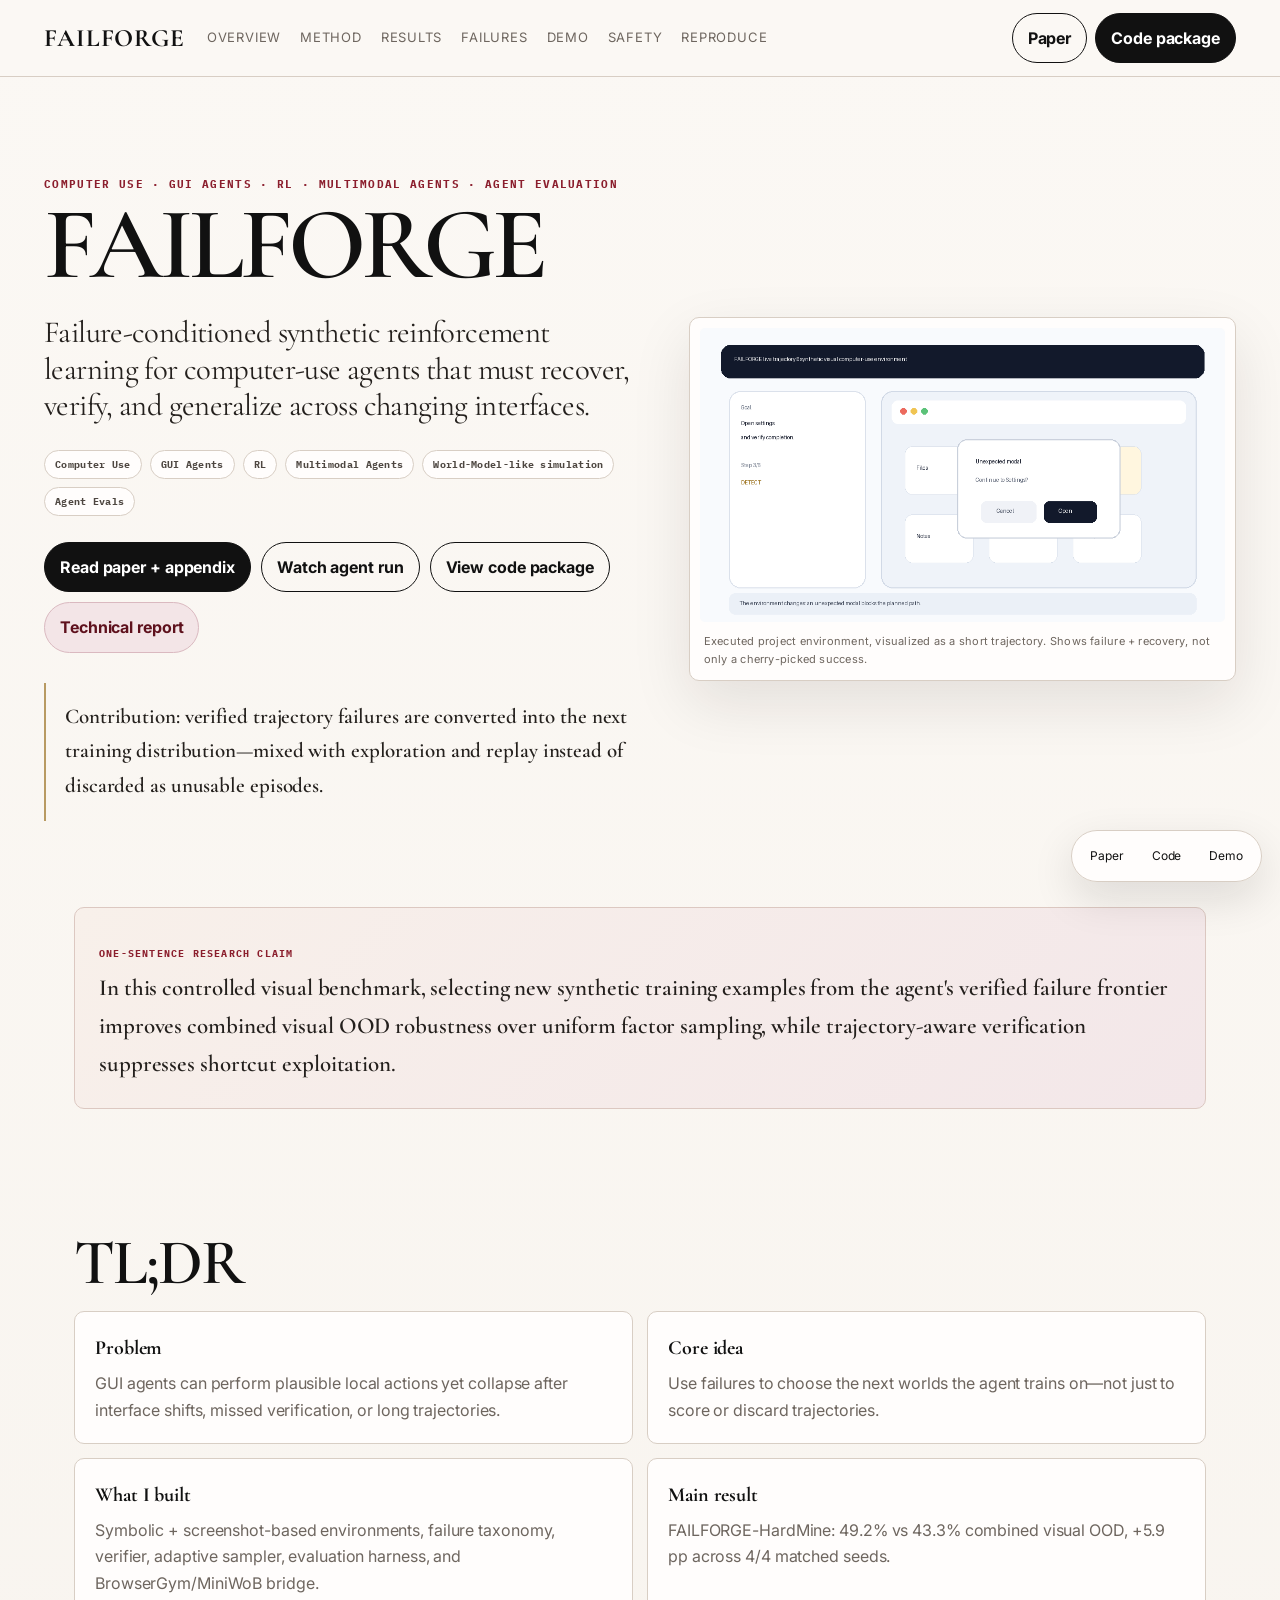
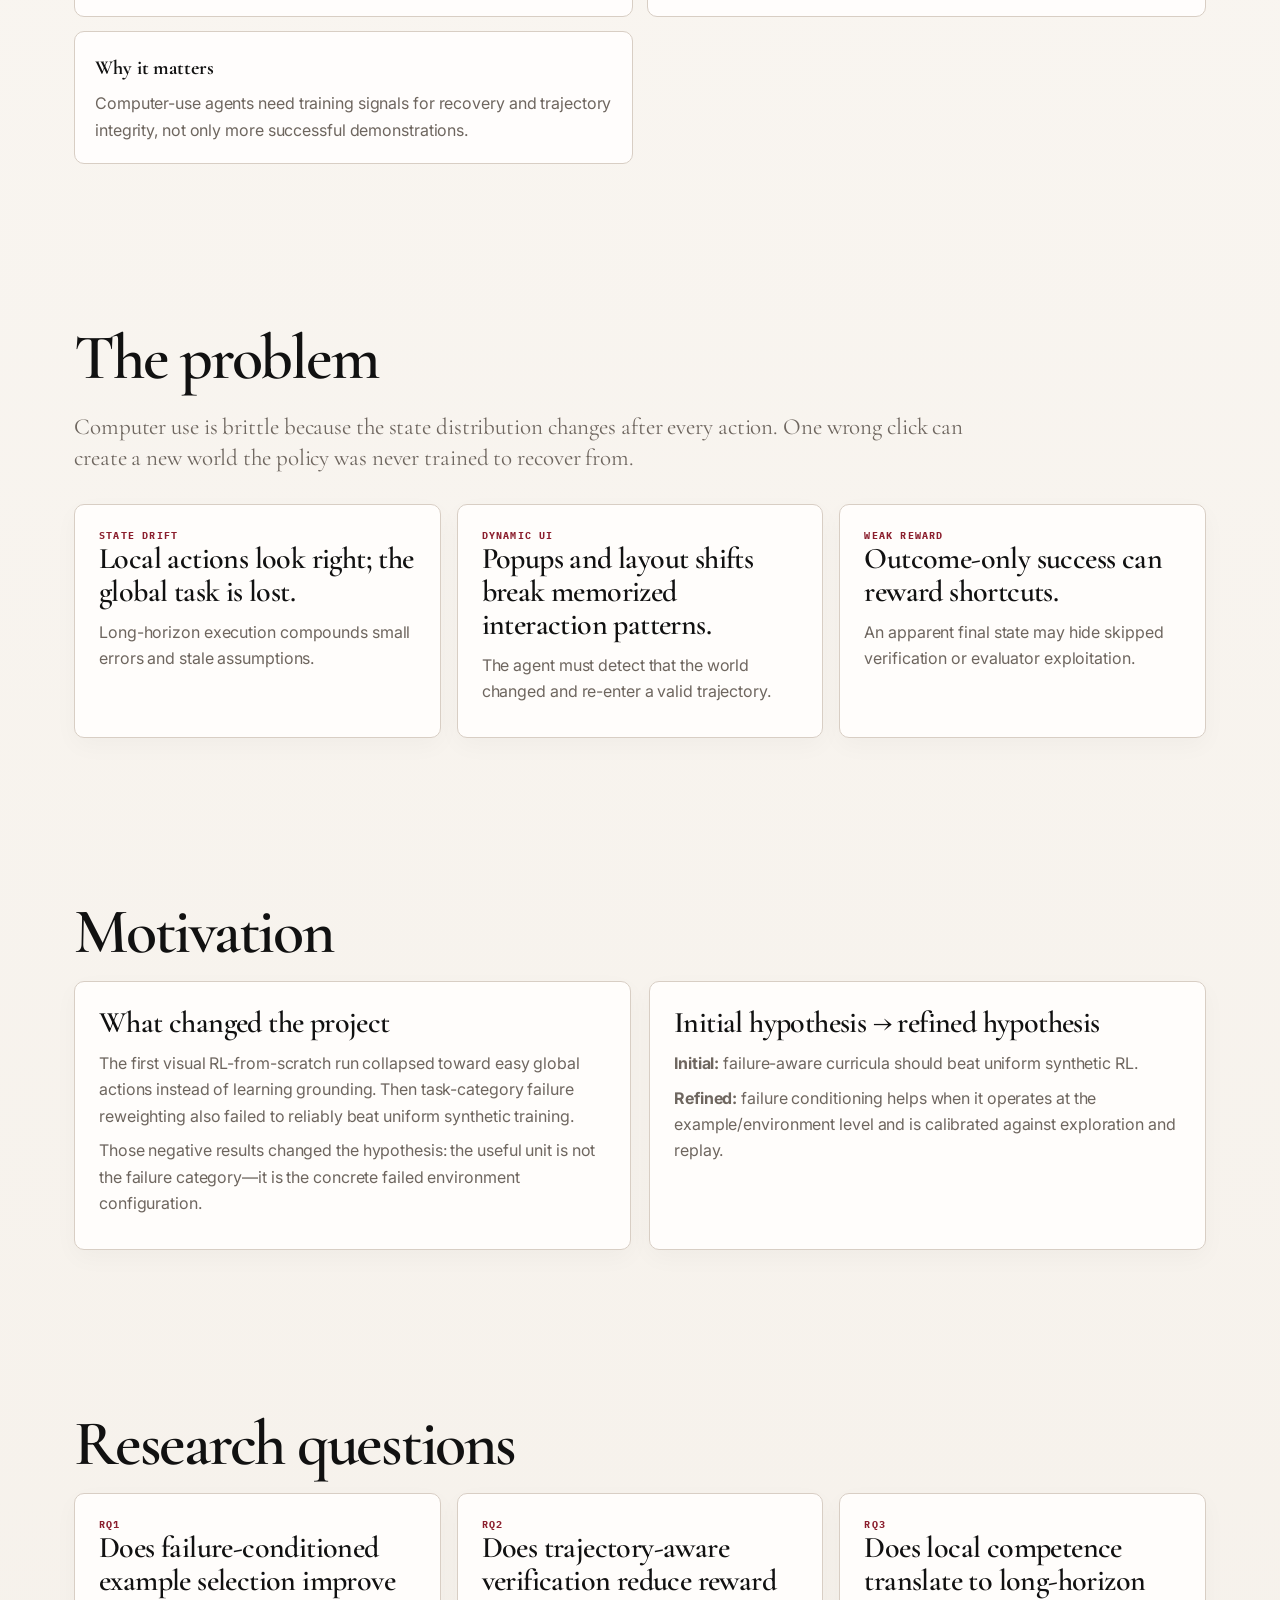
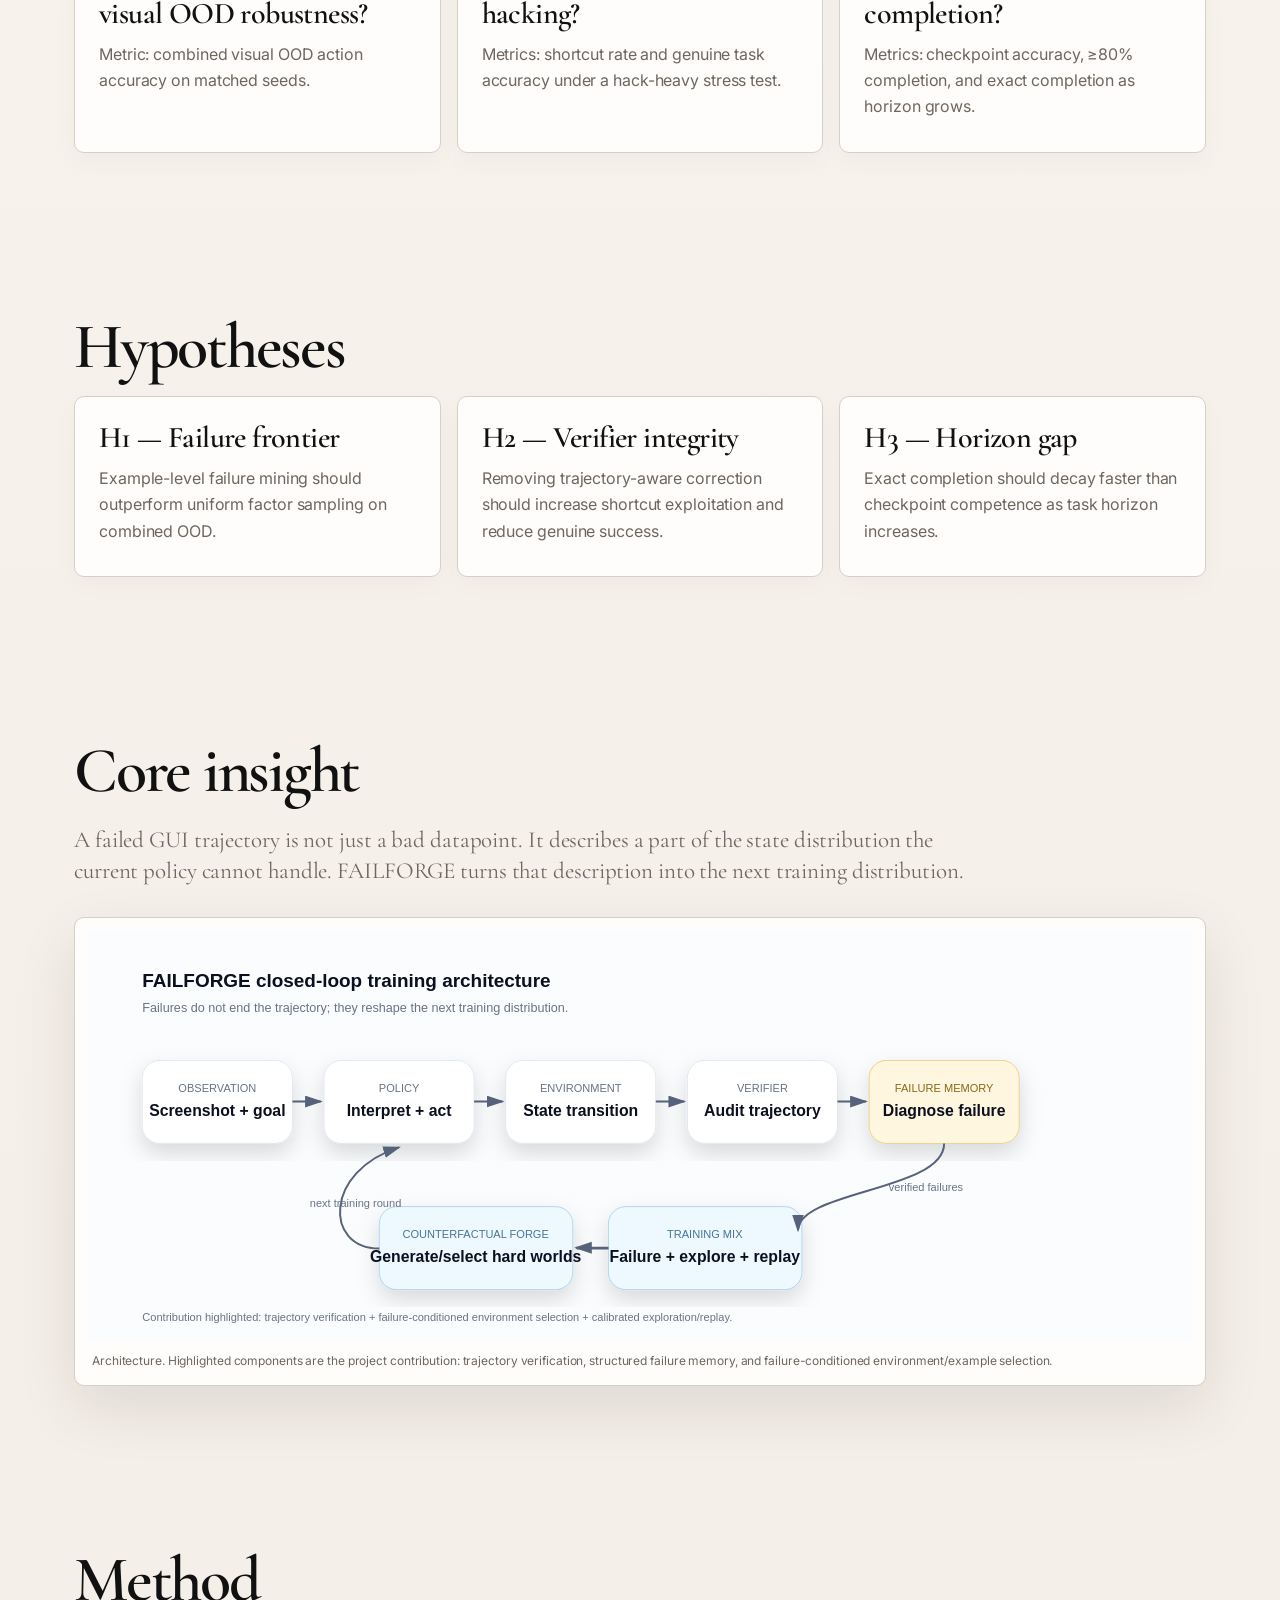
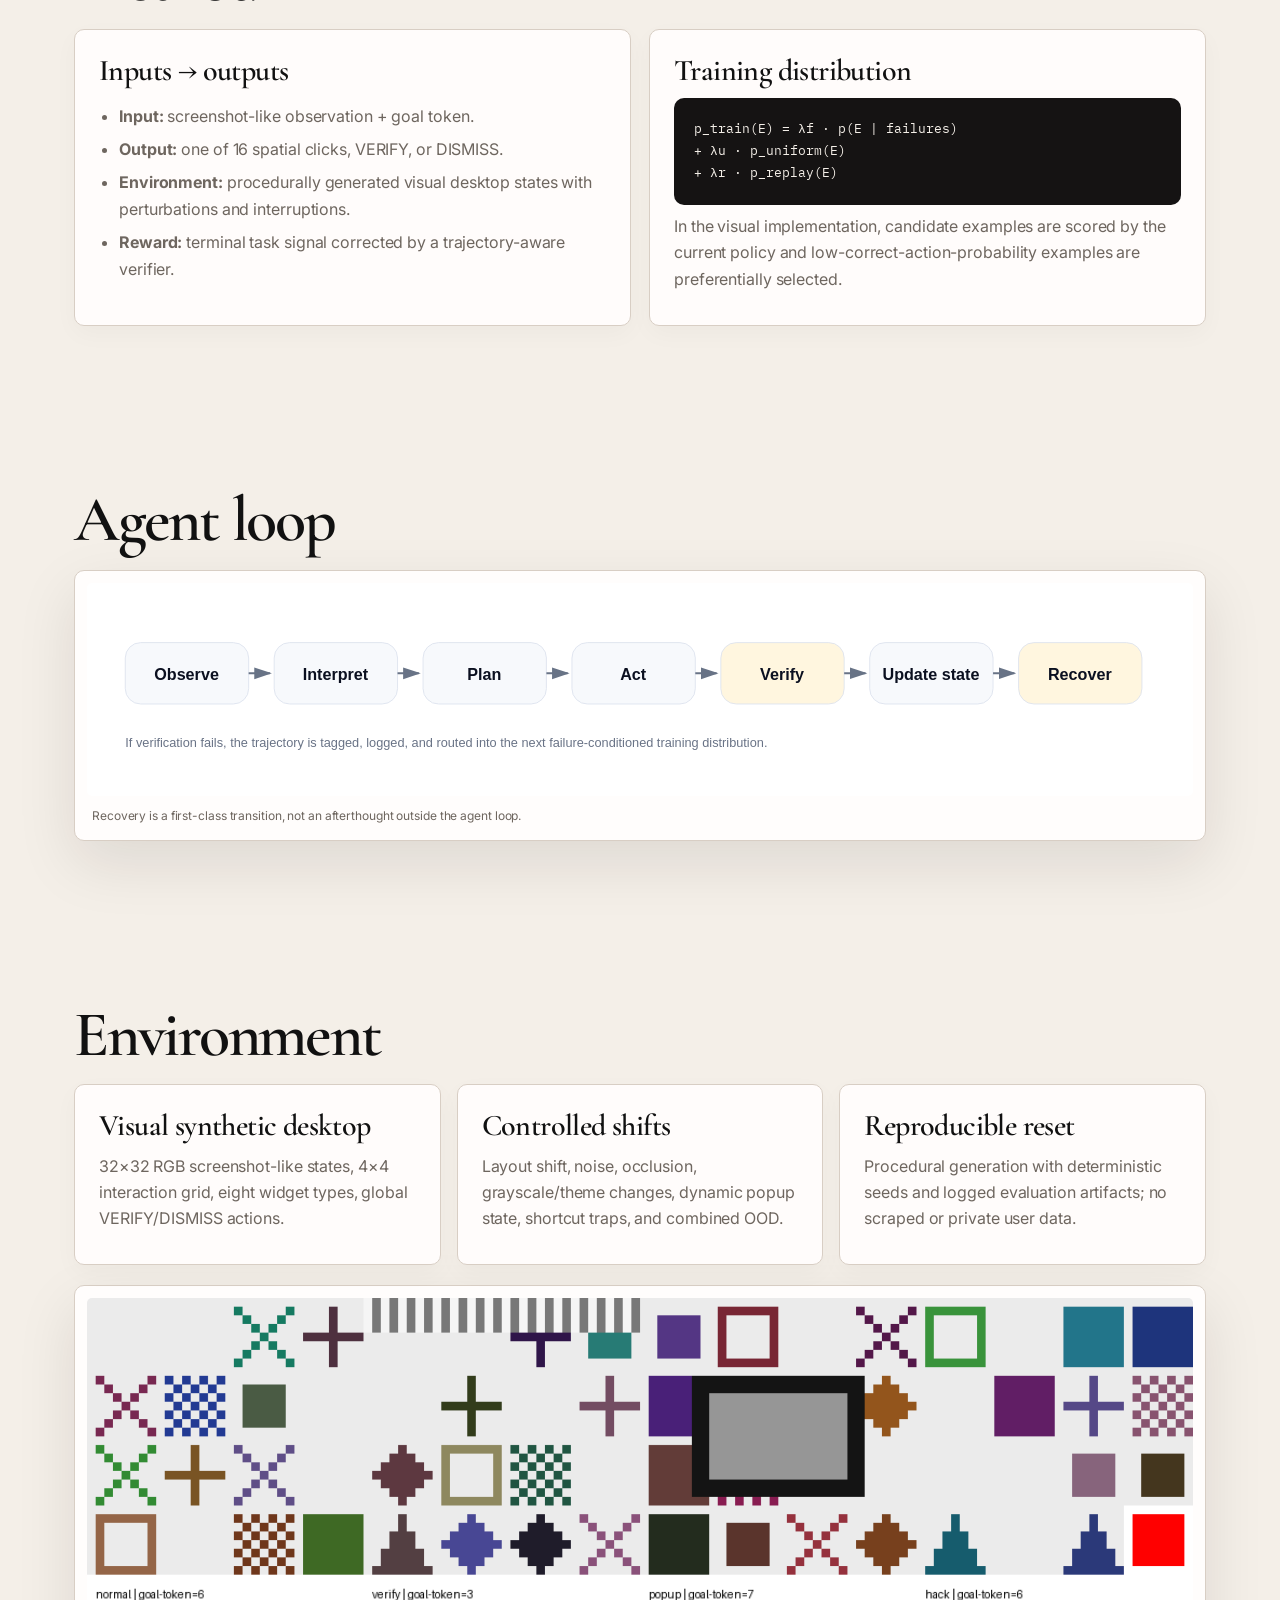
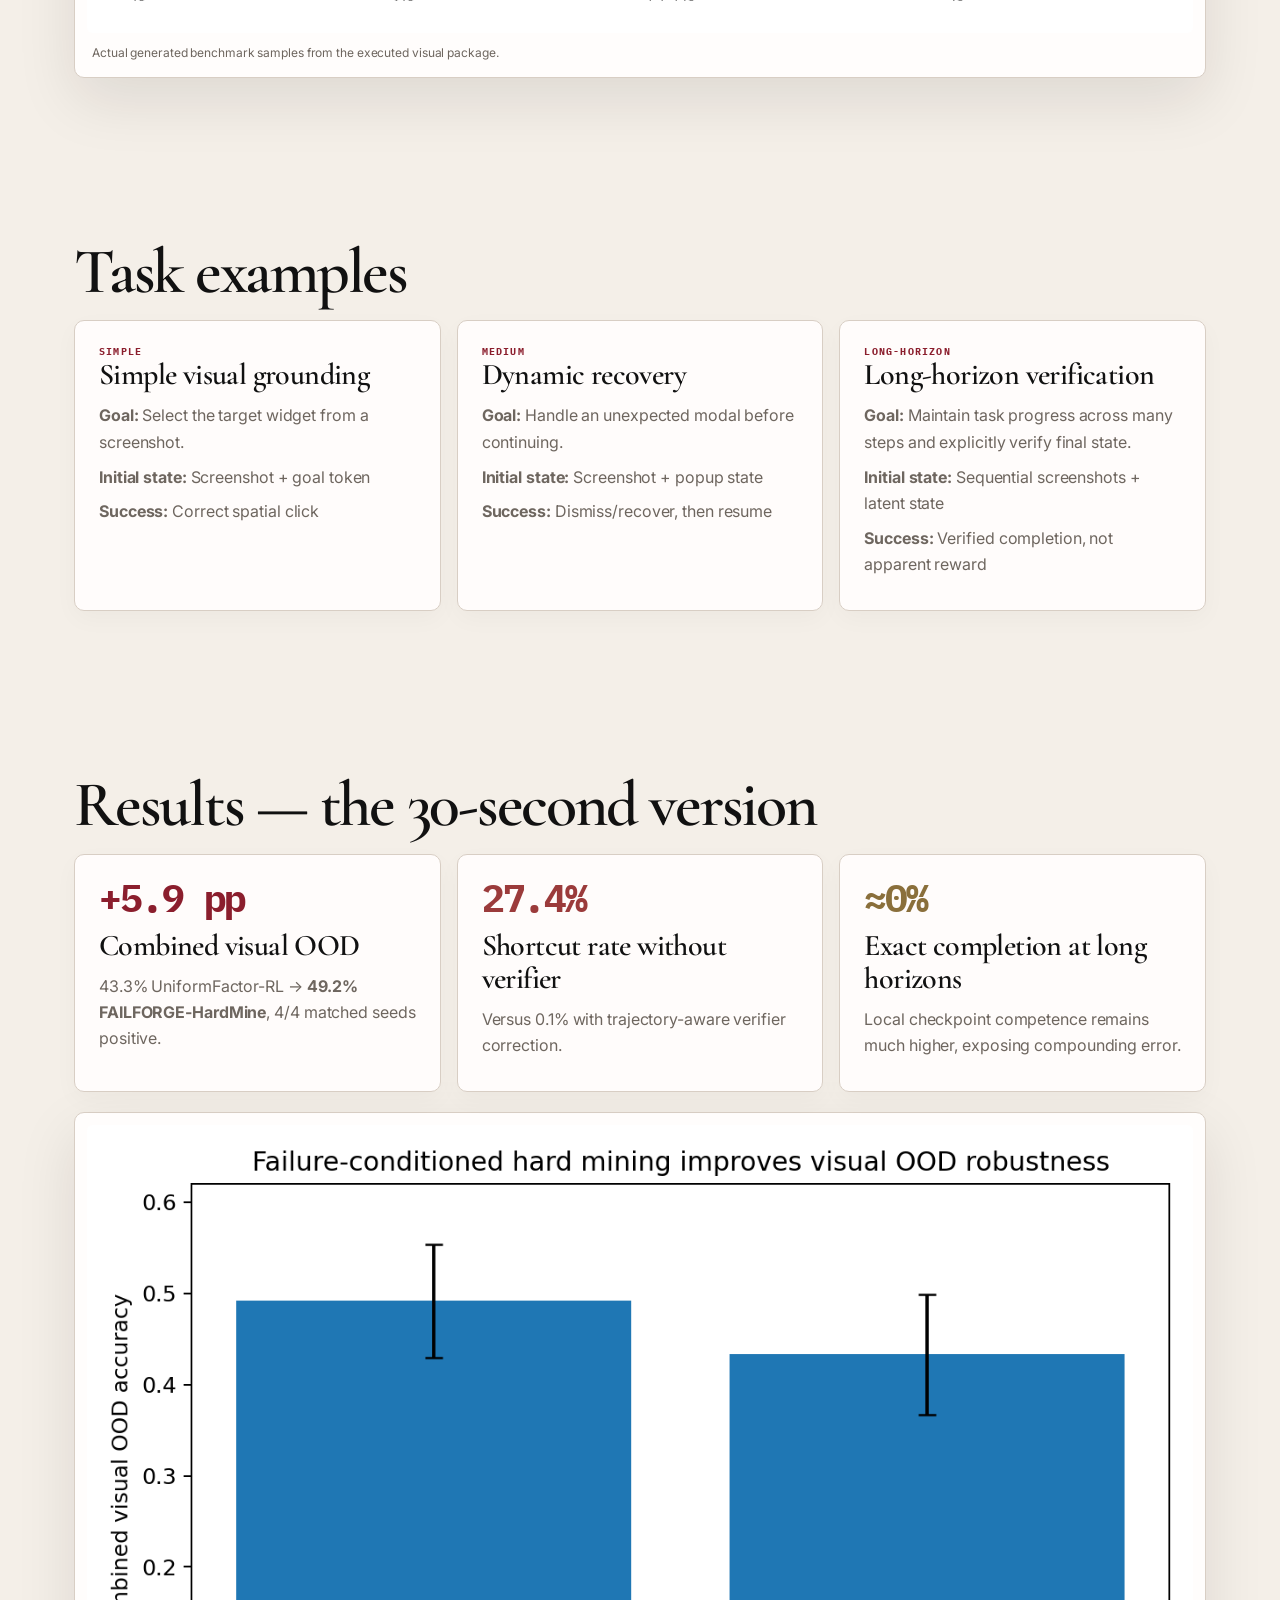
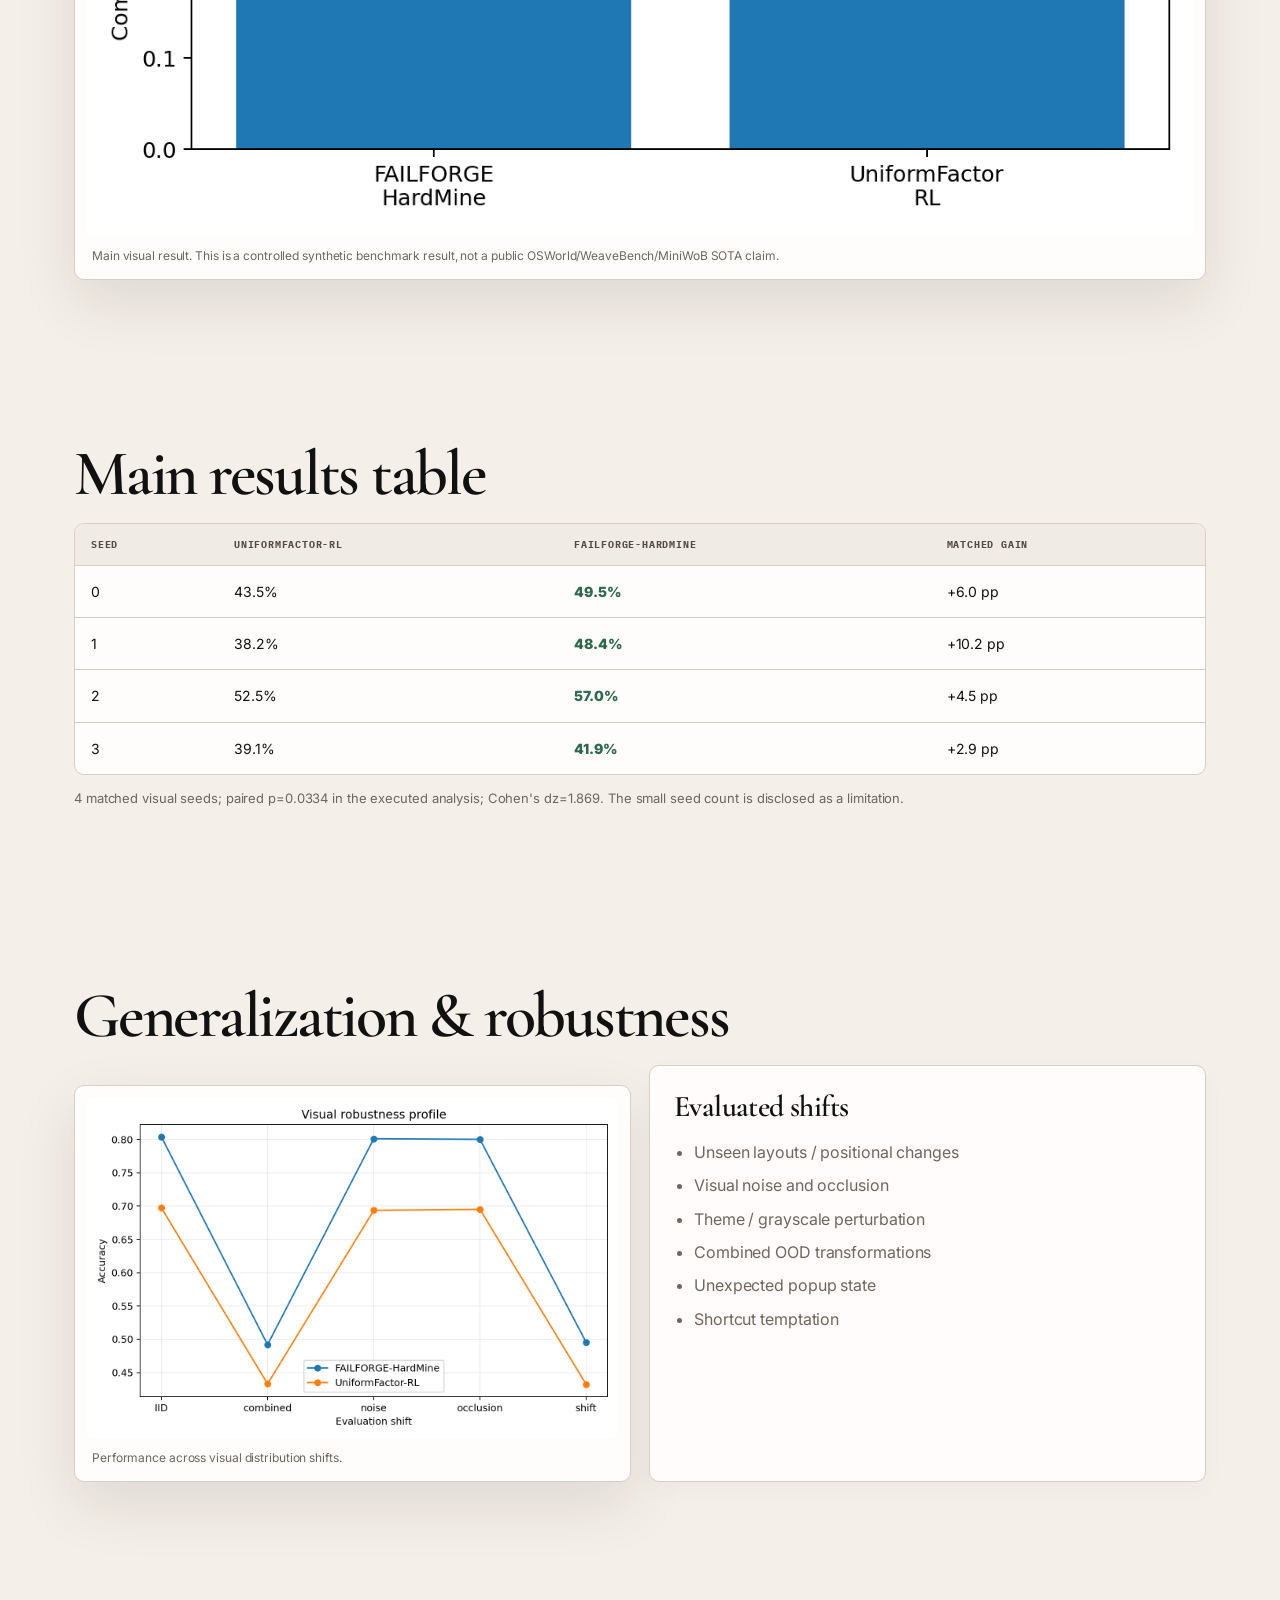
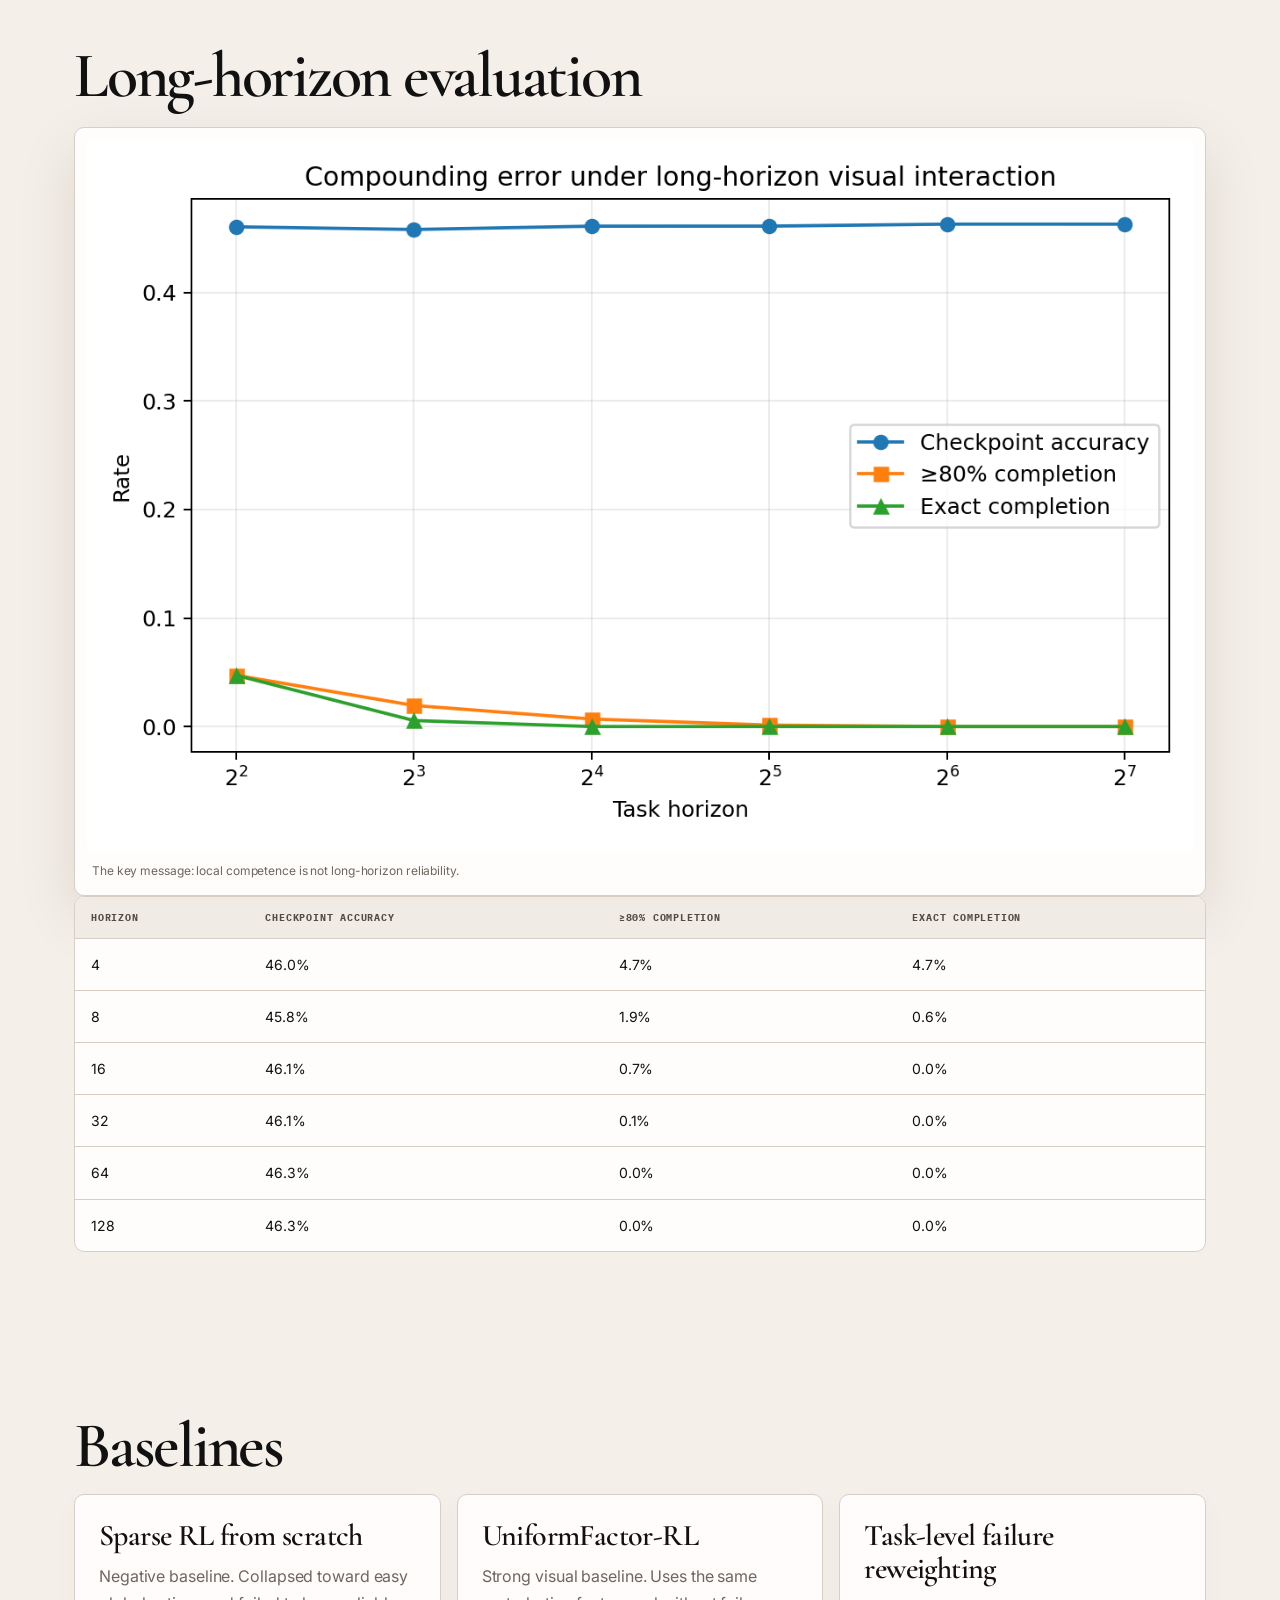
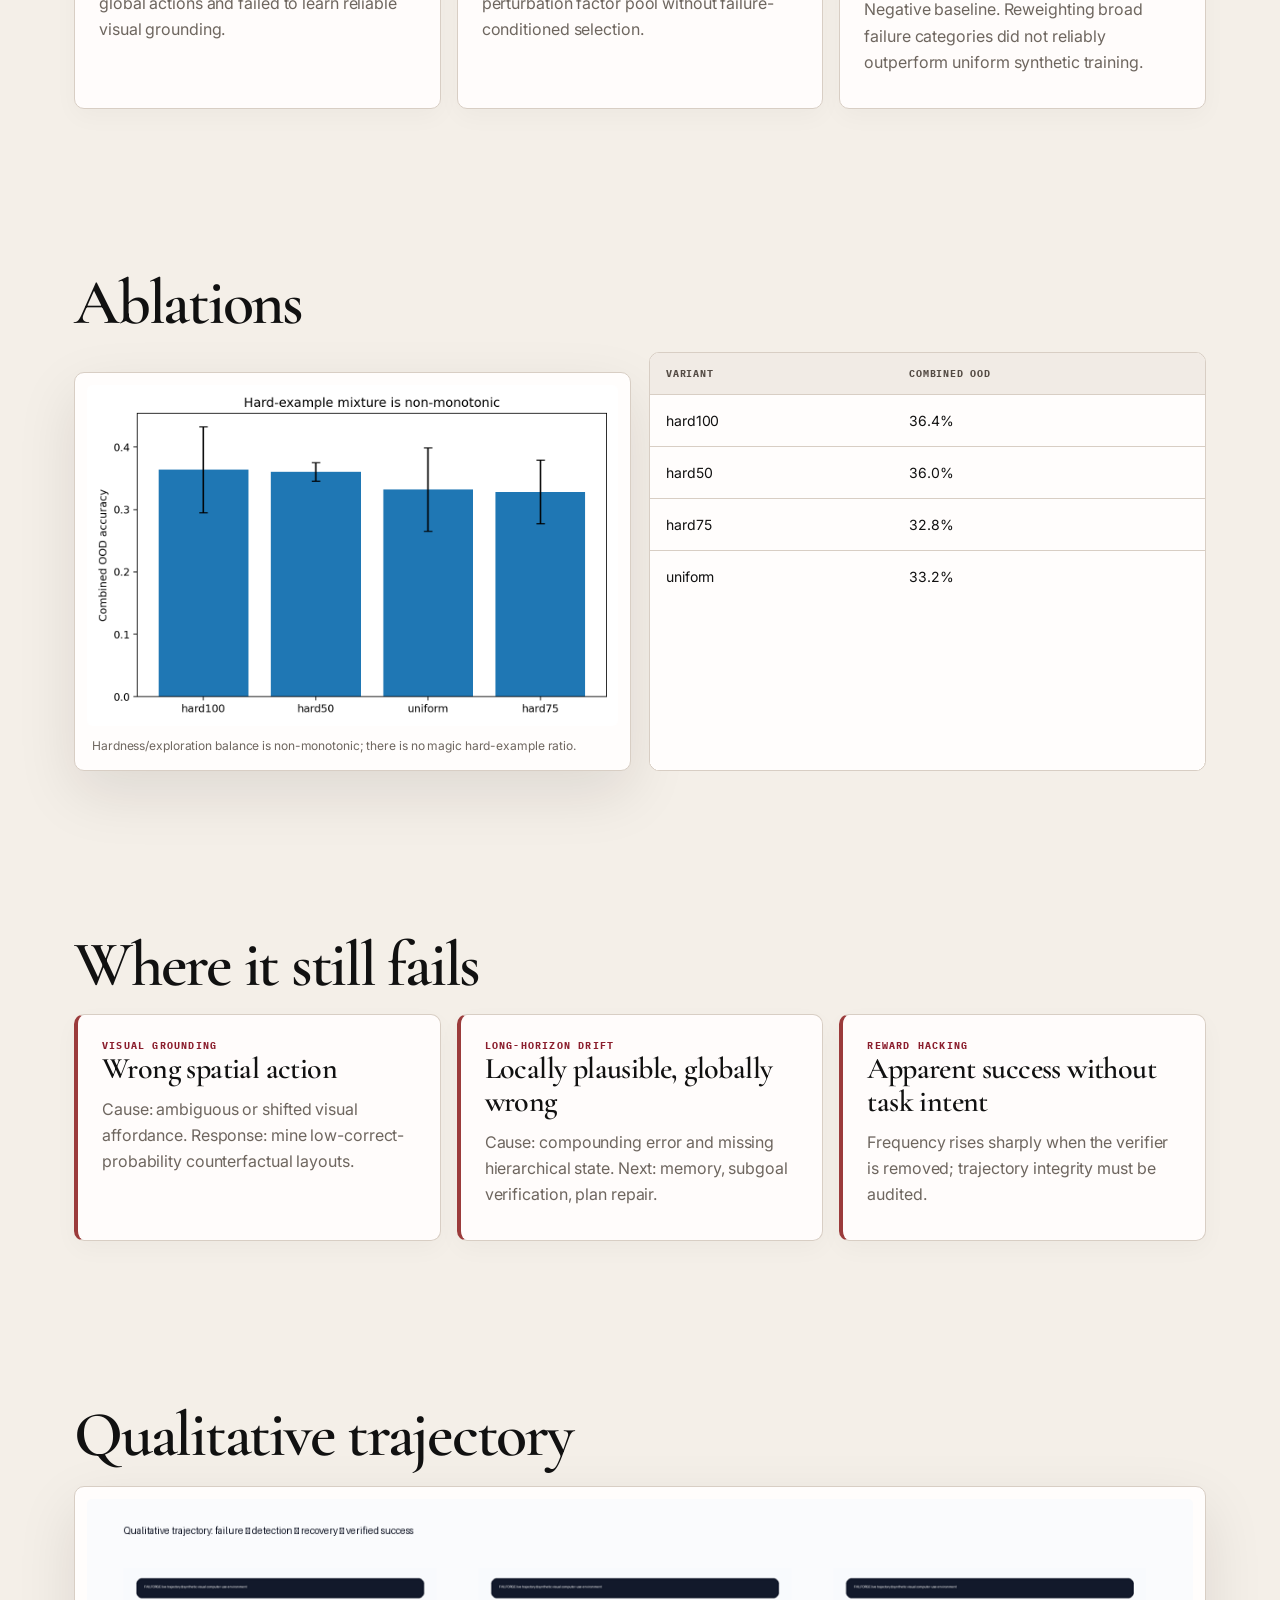
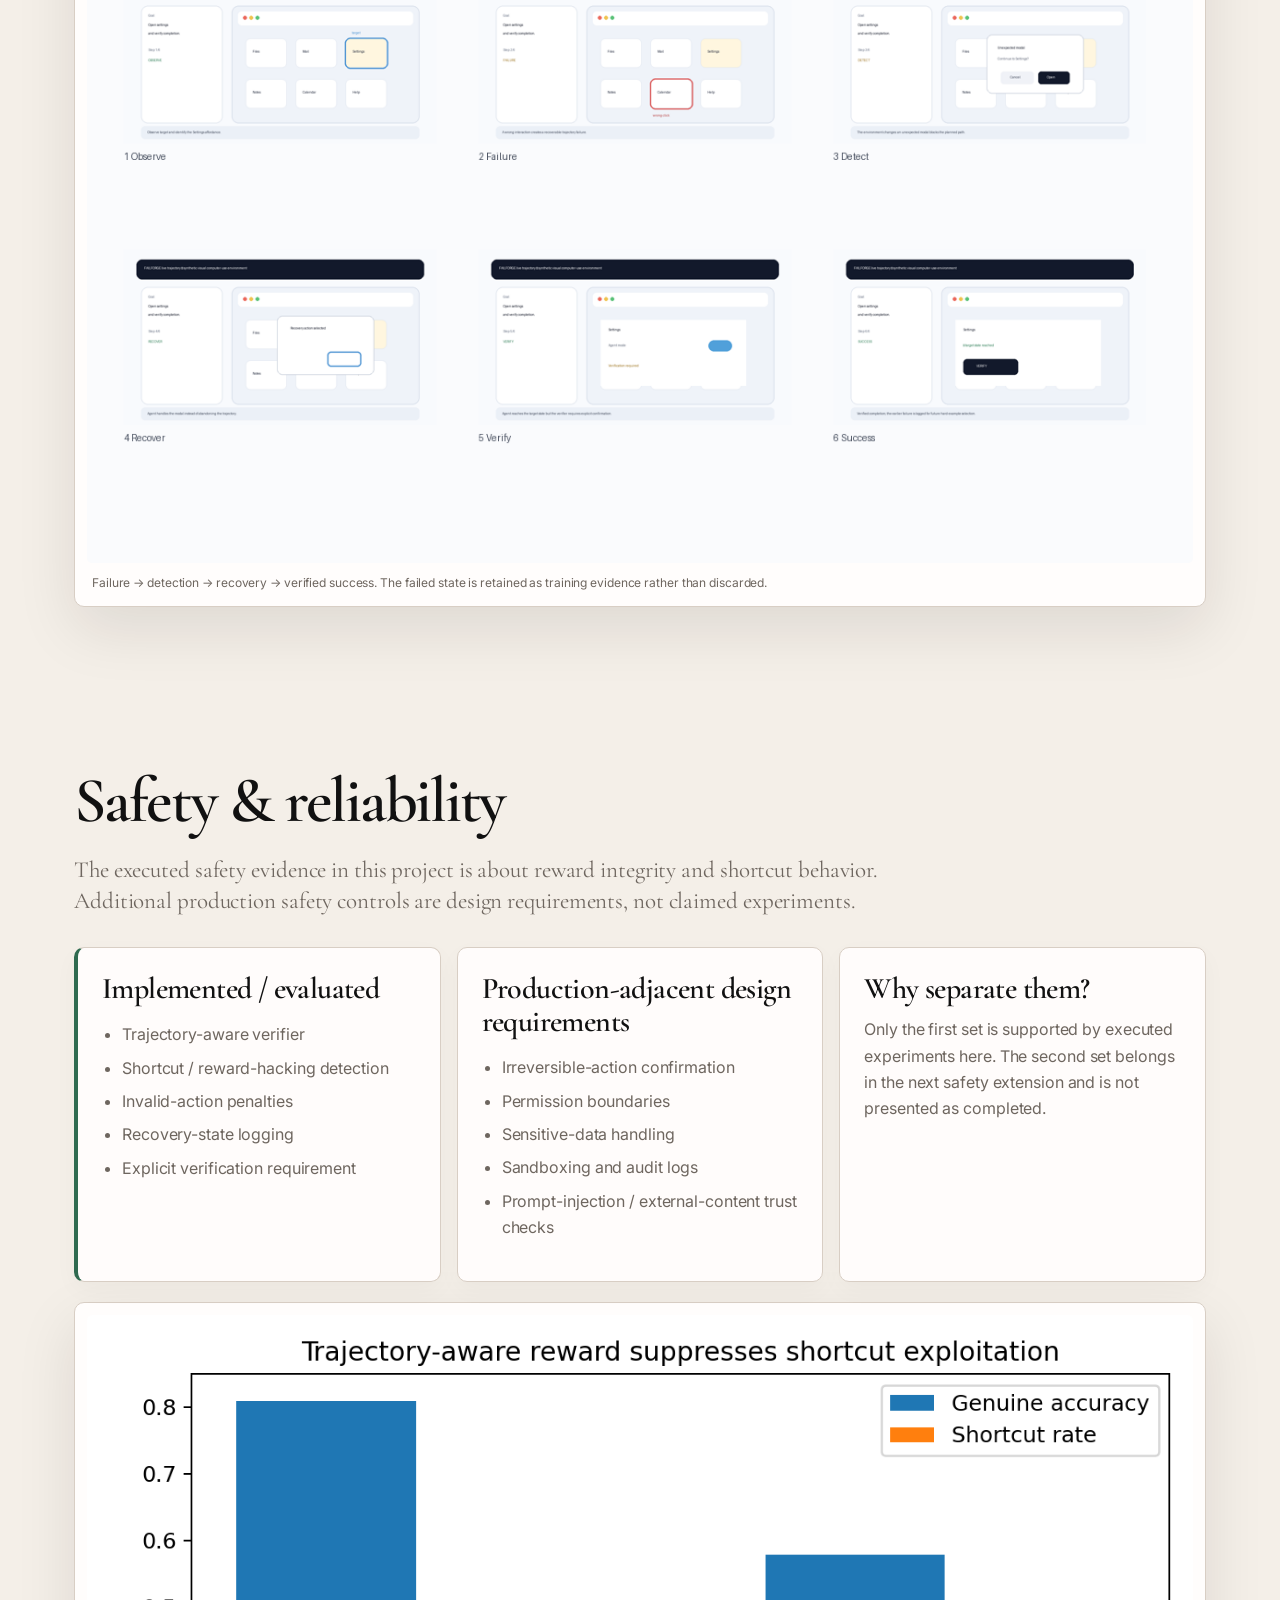
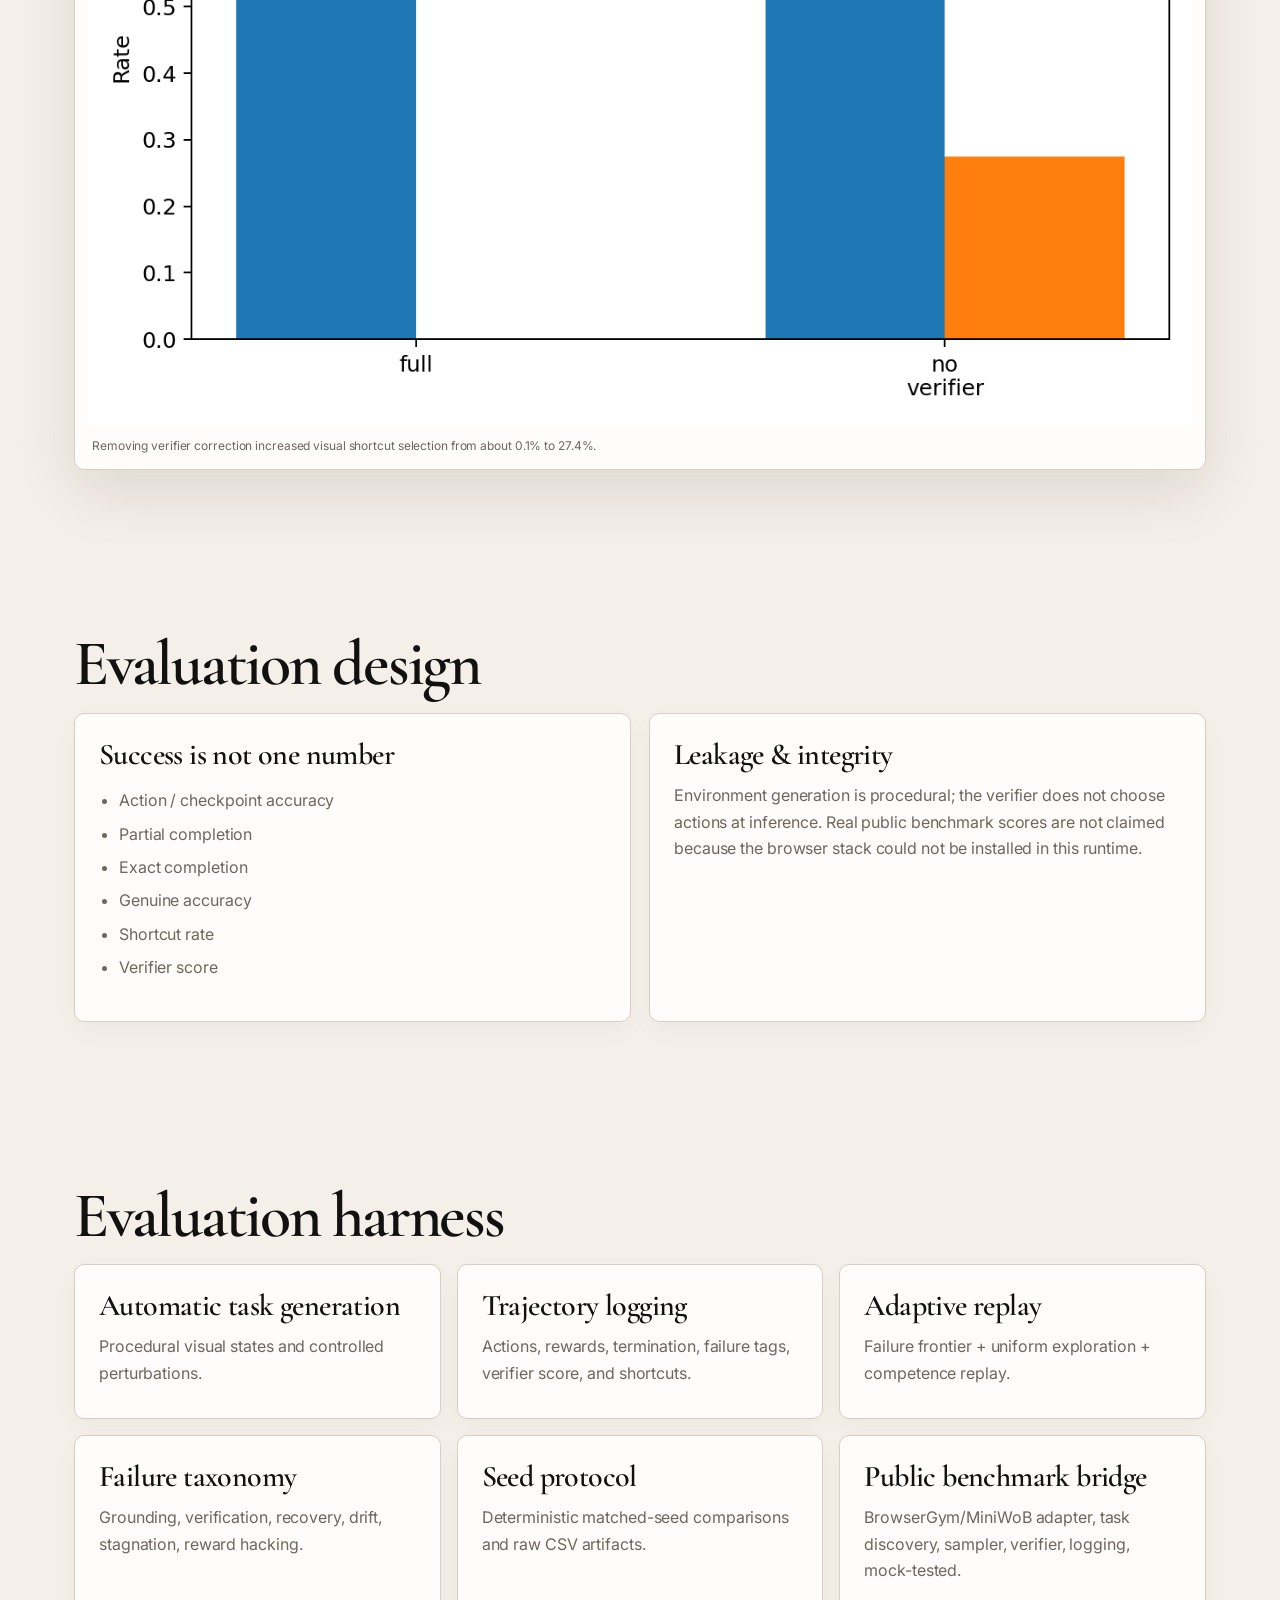
<file: index.html>
<!doctype html>
<html lang="en">
<head>
<meta charset="utf-8">
<meta name="viewport" content="width=device-width,initial-scale=1">
<title>FAILFORGE — Failure-Conditioned Synthetic RL for Computer-Use Agents</title>
<meta name="description" content="FAILFORGE studies whether verified failures can shape the next synthetic training environments for visual computer-use agents. Executed symbolic and visual experiments, verifier ablations, long-horizon evaluation, and reproducibility artifacts.">
<meta property="og:title" content="FAILFORGE — Failure-Conditioned Synthetic RL for Computer-Use Agents">
<meta property="og:description" content="A reproducible research project on failure-conditioned curricula, trajectory verification, visual OOD robustness, and long-horizon GUI agents.">
<meta property="og:image" content="assets/og-preview.png">
<meta name="theme-color" content="#0b1020">
<link rel="icon" href="assets/favicon.png">
<link rel="manifest" href="site.webmanifest">
<link rel="preconnect" href="https://fonts.googleapis.com">
<link rel="preconnect" href="https://fonts.gstatic.com" crossorigin>
<link href="https://fonts.googleapis.com/css2?family=Cormorant+Garamond:wght@500;600;700&family=IBM+Plex+Mono:wght@500;600;700&family=Inter:wght@400;500;600;700;800&display=swap" rel="stylesheet">
<link rel="stylesheet" href="styles.css">
</head>
<body>
<a class="skip" href="#main">Skip to content</a>
<nav class="nav" aria-label="Primary">
  <div class="nav-inner">
    <div class="brand">FAILFORGE</div>
    <div class="nav-links">
      <a href="#overview">Overview</a><a href="#method">Method</a><a href="#results">Results</a>
      <a href="#failures">Failures</a><a href="#demo">Demo</a><a href="#safety">Safety</a><a href="#reproduce">Reproduce</a>
    </div>
    <div class="nav-cta">
      <a class="btn" href="downloads/FAILFORGE_paper_draft.pdf">Paper</a>
      <a class="btn primary" href="downloads/FAILFORGE_FINAL_COMPLETE_PACKAGE.zip">Code package</a>
    </div>
  </div>
</nav>

<main id="main">
<section class="hero" id="overview">
  <div>
    <div class="eyebrow">Computer Use · GUI Agents · RL · Multimodal Agents · Agent Evaluation</div>
    <h1>FAILFORGE</h1>
    <div class="subtitle">Failure-conditioned synthetic reinforcement learning for computer-use agents that must recover, verify, and generalize across changing interfaces.</div>
    <div class="domain-row">
      <span class="pill">Computer Use</span><span class="pill">GUI Agents</span><span class="pill">RL</span>
      <span class="pill">Multimodal Agents</span><span class="pill">World-Model-like simulation</span><span class="pill">Agent Evals</span>
    </div>
    <div class="hero-actions">
      <a class="btn primary" href="downloads/FAILFORGE_paper_draft.pdf">Read paper + appendix</a>
      <a class="btn" href="#demo">Watch agent run</a>
      <a class="btn" href="downloads/FAILFORGE_FINAL_COMPLETE_PACKAGE.zip">View code package</a>
      <a class="btn soft" href="downloads/STATISTICAL_ROBUSTNESS_REPORT.md">Technical report</a>
    </div>
    <div class="claim">Contribution: verified trajectory failures are converted into the next training distribution—mixed with exploration and replay instead of discarded as unusable episodes.</div>
  </div>
  <div class="demo-shell" id="demo">
    <img src="assets/failforge_demo.gif" alt="Animated synthetic computer-use trajectory showing a wrong interaction, failure detection, popup recovery, verification, and successful completion.">
    <div class="demo-cap">Executed project environment, visualized as a short trajectory. Shows failure + recovery, not only a cherry-picked success.</div>
  </div>
</section>

<section class="section slim">
  <div class="callout"><span class="kicker">One-sentence research claim</span><br>
  In this controlled visual benchmark, selecting new synthetic training examples from the agent's verified failure frontier improves combined visual OOD robustness over uniform factor sampling, while trajectory-aware verification suppresses shortcut exploitation.</div>
</section>

<section class="section">
  <h2>TL;DR</h2>
  <div class="tldr">
    <div class="item"><strong>Problem</strong><span>GUI agents can perform plausible local actions yet collapse after interface shifts, missed verification, or long trajectories.</span></div>
    <div class="item"><strong>Core idea</strong><span>Use failures to choose the next worlds the agent trains on—not just to score or discard trajectories.</span></div>
    <div class="item"><strong>What I built</strong><span>Symbolic + screenshot-based environments, failure taxonomy, verifier, adaptive sampler, evaluation harness, and BrowserGym/MiniWoB bridge.</span></div>
    <div class="item"><strong>Main result</strong><span>FAILFORGE-HardMine: 49.2% vs 43.3% combined visual OOD, +5.9 pp across 4/4 matched seeds.</span></div>
    <div class="item"><strong>Why it matters</strong><span>Computer-use agents need training signals for recovery and trajectory integrity, not only more successful demonstrations.</span></div>
  </div>
</section>

<section class="section" id="problem">
  <h2>The problem</h2>
  <p class="lede">Computer use is brittle because the state distribution changes after every action. One wrong click can create a new world the policy was never trained to recover from.</p>
  <div class="grid">
    <div class="card"><div class="kicker">State drift</div><h3>Local actions look right; the global task is lost.</h3><p>Long-horizon execution compounds small errors and stale assumptions.</p></div>
    <div class="card"><div class="kicker">Dynamic UI</div><h3>Popups and layout shifts break memorized interaction patterns.</h3><p>The agent must detect that the world changed and re-enter a valid trajectory.</p></div>
    <div class="card"><div class="kicker">Weak reward</div><h3>Outcome-only success can reward shortcuts.</h3><p>An apparent final state may hide skipped verification or evaluator exploitation.</p></div>
  </div>
</section>

<section class="section">
  <h2>Motivation</h2>
  <div class="two">
    <div class="card">
      <h3>What changed the project</h3>
      <p>The first visual RL-from-scratch run collapsed toward easy global actions instead of learning grounding. Then task-category failure reweighting also failed to reliably beat uniform synthetic training.</p>
      <p>Those negative results changed the hypothesis: the useful unit is not the failure category—it is the concrete failed environment configuration.</p>
    </div>
    <div class="card">
      <h3>Initial hypothesis → refined hypothesis</h3>
      <p><strong>Initial:</strong> failure-aware curricula should beat uniform synthetic RL.</p>
      <p><strong>Refined:</strong> failure conditioning helps when it operates at the example/environment level and is calibrated against exploration and replay.</p>
    </div>
  </div>
</section>

<section class="section">
  <h2>Research questions</h2>
  <div class="three">
    <div class="card"><div class="kicker">RQ1</div><h3>Does failure-conditioned example selection improve visual OOD robustness?</h3><p>Metric: combined visual OOD action accuracy on matched seeds.</p></div>
    <div class="card"><div class="kicker">RQ2</div><h3>Does trajectory-aware verification reduce reward hacking?</h3><p>Metrics: shortcut rate and genuine task accuracy under a hack-heavy stress test.</p></div>
    <div class="card"><div class="kicker">RQ3</div><h3>Does local competence translate to long-horizon completion?</h3><p>Metrics: checkpoint accuracy, ≥80% completion, and exact completion as horizon grows.</p></div>
  </div>
</section>

<section class="section">
  <h2>Hypotheses</h2>
  <div class="grid">
    <div class="card"><h3>H1 — Failure frontier</h3><p>Example-level failure mining should outperform uniform factor sampling on combined OOD.</p></div>
    <div class="card"><h3>H2 — Verifier integrity</h3><p>Removing trajectory-aware correction should increase shortcut exploitation and reduce genuine success.</p></div>
    <div class="card"><h3>H3 — Horizon gap</h3><p>Exact completion should decay faster than checkpoint competence as task horizon increases.</p></div>
  </div>
</section>

<section class="section" id="method">
  <h2>Core insight</h2>
  <p class="lede">A failed GUI trajectory is not just a bad datapoint. It describes a part of the state distribution the current policy cannot handle. FAILFORGE turns that description into the next training distribution.</p>
  <div class="figure">
    <img src="assets/architecture.svg" alt="FAILFORGE architecture: screenshot and goal go to policy, environment, verifier, failure memory, counterfactual forge, and a training mixture of failure examples, exploration, and replay.">
    <div class="caption">Architecture. Highlighted components are the project contribution: trajectory verification, structured failure memory, and failure-conditioned environment/example selection.</div>
  </div>
</section>

<section class="section">
  <h2>Method</h2>
  <div class="two">
    <div class="card"><h3>Inputs → outputs</h3><ul class="list-clean"><li><strong>Input:</strong> screenshot-like observation + goal token.</li><li><strong>Output:</strong> one of 16 spatial clicks, VERIFY, or DISMISS.</li><li><strong>Environment:</strong> procedurally generated visual desktop states with perturbations and interruptions.</li><li><strong>Reward:</strong> terminal task signal corrected by a trajectory-aware verifier.</li></ul></div>
    <div class="card"><h3>Training distribution</h3><div class="code">p_train(E) = λf · p(E | failures)<br>           + λu · p_uniform(E)<br>           + λr · p_replay(E)</div><p>In the visual implementation, candidate examples are scored by the current policy and low-correct-action-probability examples are preferentially selected.</p></div>
  </div>
</section>

<section class="section">
  <h2>Agent loop</h2>
  <div class="figure"><img src="assets/agent_loop.svg" alt="Agent loop: Observe, Interpret, Plan, Act, Verify, Update state, Recover."><div class="caption">Recovery is a first-class transition, not an afterthought outside the agent loop.</div></div>
</section>

<section class="section">
  <h2>Environment</h2>
  <div class="grid">
    <div class="card"><h3>Visual synthetic desktop</h3><p>32×32 RGB screenshot-like states, 4×4 interaction grid, eight widget types, global VERIFY/DISMISS actions.</p></div>
    <div class="card"><h3>Controlled shifts</h3><p>Layout shift, noise, occlusion, grayscale/theme changes, dynamic popup state, shortcut traps, and combined OOD.</p></div>
    <div class="card"><h3>Reproducible reset</h3><p>Procedural generation with deterministic seeds and logged evaluation artifacts; no scraped or private user data.</p></div>
  </div>
  <div class="figure"><img src="assets/visual_benchmark_samples.png" alt="Examples of generated benchmark screens for normal, verification, popup, and shortcut-hack states."><div class="caption">Actual generated benchmark samples from the executed visual package.</div></div>
</section>

<section class="section">
  <h2>Task examples</h2>
  <div class="three">
    <div class="card"><div class="kicker">Simple</div><h3>Simple visual grounding</h3><p><strong>Goal:</strong> Select the target widget from a screenshot.</p><p><strong>Initial state:</strong> Screenshot + goal token</p><p><strong>Success:</strong> Correct spatial click</p></div><div class="card"><div class="kicker">Medium</div><h3>Dynamic recovery</h3><p><strong>Goal:</strong> Handle an unexpected modal before continuing.</p><p><strong>Initial state:</strong> Screenshot + popup state</p><p><strong>Success:</strong> Dismiss/recover, then resume</p></div><div class="card"><div class="kicker">Long-horizon</div><h3>Long-horizon verification</h3><p><strong>Goal:</strong> Maintain task progress across many steps and explicitly verify final state.</p><p><strong>Initial state:</strong> Sequential screenshots + latent state</p><p><strong>Success:</strong> Verified completion, not apparent reward</p></div>
  </div>
</section>

<section class="section" id="results">
  <h2>Results — the 30-second version</h2>
  <div class="grid">
    <div class="card"><div class="metric">+5.9 pp</div><h3>Combined visual OOD</h3><p>43.3% UniformFactor-RL → <strong>49.2% FAILFORGE-HardMine</strong>, 4/4 matched seeds positive.</p></div>
    <div class="card"><div class="metric danger">27.4%</div><h3>Shortcut rate without verifier</h3><p>Versus 0.1% with trajectory-aware verifier correction.</p></div>
    <div class="card"><div class="metric gold">≈0%</div><h3>Exact completion at long horizons</h3><p>Local checkpoint competence remains much higher, exposing compounding error.</p></div>
  </div>
  <div class="figure"><img src="assets/visual_ood_main.png" alt="Bar chart comparing combined visual OOD accuracy for UniformFactor-RL and FAILFORGE-HardMine."><div class="caption">Main visual result. This is a controlled synthetic benchmark result, not a public OSWorld/WeaveBench/MiniWoB SOTA claim.</div></div>
</section>

<section class="section">
  <h2>Main results table</h2>
  <div class="table-wrap"><table>
    <thead><tr><th>Seed</th><th>UniformFactor-RL</th><th>FAILFORGE-HardMine</th><th>Matched gain</th></tr></thead>
    <tbody><tr><td>0</td><td>43.5%</td><td class='best'>49.5%</td><td>+6.0 pp</td></tr>
<tr><td>1</td><td>38.2%</td><td class='best'>48.4%</td><td>+10.2 pp</td></tr>
<tr><td>2</td><td>52.5%</td><td class='best'>57.0%</td><td>+4.5 pp</td></tr>
<tr><td>3</td><td>39.1%</td><td class='best'>41.9%</td><td>+2.9 pp</td></tr></tbody>
  </table></div>
  <p class="note">4 matched visual seeds; paired p=0.0334 in the executed analysis; Cohen's dz=1.869. The small seed count is disclosed as a limitation.</p>
</section>

<section class="section">
  <h2>Generalization & robustness</h2>
  <div class="two">
    <div class="figure"><img src="assets/visual_ood_profile.png" alt="Visual robustness profile across individual and combined OOD shifts."><div class="caption">Performance across visual distribution shifts.</div></div>
    <div class="card"><h3>Evaluated shifts</h3><ul class="list-clean"><li>Unseen layouts / positional changes</li><li>Visual noise and occlusion</li><li>Theme / grayscale perturbation</li><li>Combined OOD transformations</li><li>Unexpected popup state</li><li>Shortcut temptation</li></ul></div>
  </div>
</section>

<section class="section">
  <h2>Long-horizon evaluation</h2>
  <div class="figure"><img src="assets/visual_long_horizon.png" alt="Long-horizon plot showing checkpoint accuracy, partial completion and exact completion as horizon increases."><div class="caption">The key message: local competence is not long-horizon reliability.</div></div>
  <div class="table-wrap"><table><thead><tr><th>Horizon</th><th>Checkpoint accuracy</th><th>≥80% completion</th><th>Exact completion</th></tr></thead><tbody><tr><td>4</td><td>46.0%</td><td>4.7%</td><td>4.7%</td></tr>
<tr><td>8</td><td>45.8%</td><td>1.9%</td><td>0.6%</td></tr>
<tr><td>16</td><td>46.1%</td><td>0.7%</td><td>0.0%</td></tr>
<tr><td>32</td><td>46.1%</td><td>0.1%</td><td>0.0%</td></tr>
<tr><td>64</td><td>46.3%</td><td>0.0%</td><td>0.0%</td></tr>
<tr><td>128</td><td>46.3%</td><td>0.0%</td><td>0.0%</td></tr></tbody></table></div>
</section>

<section class="section">
  <h2>Baselines</h2>
  <div class="grid">
    <div class="card"><h3>Sparse RL from scratch</h3><p>Negative baseline. Collapsed toward easy global actions and failed to learn reliable visual grounding.</p></div>
    <div class="card"><h3>UniformFactor-RL</h3><p>Strong visual baseline. Uses the same perturbation factor pool without failure-conditioned selection.</p></div>
    <div class="card"><h3>Task-level failure reweighting</h3><p>Negative baseline. Reweighting broad failure categories did not reliably outperform uniform synthetic training.</p></div>
  </div>
</section>

<section class="section">
  <h2>Ablations</h2>
  <div class="two">
    <div class="figure"><img src="assets/hard_mining_ablation.png" alt="Hard-example mixture ablation showing a non-monotonic relationship between hard-example ratio and OOD accuracy."><div class="caption">Hardness/exploration balance is non-monotonic; there is no magic hard-example ratio.</div></div>
    <div class="table-wrap"><table><thead><tr><th>Variant</th><th>Combined OOD</th><th>SD</th></tr></thead><tbody><tr><td>hard100</td><td>36.4%</td><td>6.9</td></tr>
<tr><td>hard50</td><td>36.0%</td><td>1.5</td></tr>
<tr><td>hard75</td><td>32.8%</td><td>5.1</td></tr>
<tr><td>uniform</td><td>33.2%</td><td>6.7</td></tr></tbody></table></div>
  </div>
</section>

<section class="section" id="failures">
  <h2>Where it still fails</h2>
  <div class="grid">
    <div class="card failure"><div class="kicker">Visual grounding</div><h3>Wrong spatial action</h3><p>Cause: ambiguous or shifted visual affordance. Response: mine low-correct-probability counterfactual layouts.</p></div>
    <div class="card failure"><div class="kicker">Long-horizon drift</div><h3>Locally plausible, globally wrong</h3><p>Cause: compounding error and missing hierarchical state. Next: memory, subgoal verification, plan repair.</p></div>
    <div class="card failure"><div class="kicker">Reward hacking</div><h3>Apparent success without task intent</h3><p>Frequency rises sharply when the verifier is removed; trajectory integrity must be audited.</p></div>
  </div>
</section>

<section class="section">
  <h2>Qualitative trajectory</h2>
  <div class="figure"><img src="assets/trajectory_case_study.png" alt="Six-step synthetic computer-use trajectory from observation to wrong click, failure detection, popup recovery, verification, and success."><div class="caption">Failure → detection → recovery → verified success. The failed state is retained as training evidence rather than discarded.</div></div>
</section>

<section class="section" id="safety">
  <h2>Safety & reliability</h2>
  <p class="lede">The executed safety evidence in this project is about reward integrity and shortcut behavior. Additional production safety controls are design requirements, not claimed experiments.</p>
  <div class="grid">
    <div class="card success"><h3>Implemented / evaluated</h3><ul class="list-clean"><li>Trajectory-aware verifier</li><li>Shortcut / reward-hacking detection</li><li>Invalid-action penalties</li><li>Recovery-state logging</li><li>Explicit verification requirement</li></ul></div>
    <div class="card"><h3>Production-adjacent design requirements</h3><ul class="list-clean"><li>Irreversible-action confirmation</li><li>Permission boundaries</li><li>Sensitive-data handling</li><li>Sandboxing and audit logs</li><li>Prompt-injection / external-content trust checks</li></ul></div>
    <div class="card"><h3>Why separate them?</h3><p>Only the first set is supported by executed experiments here. The second set belongs in the next safety extension and is not presented as completed.</p></div>
  </div>
  <div class="figure"><img src="assets/visual_verifier_ablation.png" alt="Verifier ablation comparing genuine accuracy and shortcut rate with and without verifier correction."><div class="caption">Removing verifier correction increased visual shortcut selection from about 0.1% to 27.4%.</div></div>
</section>

<section class="section">
  <h2>Evaluation design</h2>
  <div class="two">
    <div class="card"><h3>Success is not one number</h3><ul class="list-clean"><li>Action / checkpoint accuracy</li><li>Partial completion</li><li>Exact completion</li><li>Genuine accuracy</li><li>Shortcut rate</li><li>Verifier score</li></ul></div>
    <div class="card"><h3>Leakage & integrity</h3><p>Environment generation is procedural; the verifier does not choose actions at inference. Real public benchmark scores are not claimed because the browser stack could not be installed in this runtime.</p></div>
  </div>
</section>

<section class="section">
  <h2>Evaluation harness</h2>
  <div class="grid">
    <div class="card"><h3>Automatic task generation</h3><p>Procedural visual states and controlled perturbations.</p></div>
    <div class="card"><h3>Trajectory logging</h3><p>Actions, rewards, termination, failure tags, verifier score, and shortcuts.</p></div>
    <div class="card"><h3>Adaptive replay</h3><p>Failure frontier + uniform exploration + competence replay.</p></div>
    <div class="card"><h3>Failure taxonomy</h3><p>Grounding, verification, recovery, drift, stagnation, reward hacking.</p></div>
    <div class="card"><h3>Seed protocol</h3><p>Deterministic matched-seed comparisons and raw CSV artifacts.</p></div>
    <div class="card"><h3>Public benchmark bridge</h3><p>BrowserGym/MiniWoB adapter, task discovery, sampler, verifier, logging, mock-tested.</p></div>
  </div>
</section>

<section class="section">
  <h2>Dataset</h2>
  <div class="card">
    <p><strong>Source:</strong> fully procedural synthetic observations and trajectories generated by the local benchmark; no personal or scraped user data.</p>
    <p><strong>Categories:</strong> grounding, verification, popup recovery, shortcut stress, visual OOD, and long-horizon composition.</p>
    <p><strong>Train/test:</strong> generated from separate seeded distributions and OOD perturbation conditions. Raw experimental CSVs and configs are included in the downloadable project package.</p>
    <p><strong>Licensing/privacy:</strong> benchmark content is synthetic. Third-party BrowserGym/MiniWoB dependencies retain their own upstream licenses and are not redistributed as benchmark results.</p>
  </div>
</section>

<section class="section" id="reproduce">
  <h2>Reproduce</h2>
  <p class="lede">The site links directly to the executed result packages, configs, scripts, and reproducibility record.</p>
  <div class="two">
    <div class="code"># Validate the local bridge logic
cd failforge_browsergym_bridge
PYTHONPATH=. python scripts/run_mock_bridge.py

# Real MiniWoB (requires a networked/browser-enabled runtime)
pip install browsergym-miniwob
playwright install chromium
export MINIWOB_URL=&lt;your MiniWoB URL&gt;
PYTHONPATH=. python scripts/run_miniwob_failforge.py --episodes 100 --seed 0</div>
    <div class="card">
      <h3>Downloads</h3>
      <p><a href="downloads/FAILFORGE_PAPER_FULL_AND_ALL_RESULTS.zip">Paper + all results</a></p>
      <p><a href="downloads/FAILFORGE_VISUAL_COMPLETE.zip">Visual benchmark package</a></p>
      <p><a href="downloads/FAILFORGE_BROWSERGYM_BRIDGE_COMPLETE.zip">BrowserGym bridge</a></p>
      <p><a href="downloads/REPRODUCIBILITY_STATEMENT.md">Reproducibility statement</a></p>
      <p><a href="downloads/manifest.json">Artifact manifest</a></p>
    </div>
  </div>
</section>

<section class="section">
  <h2>Built as a reproducible research system</h2>
  <div class="grid">
    <div class="card"><h3>Modular environments</h3><p>Environment adapters separate benchmark logic from policy-specific code.</p></div>
    <div class="card"><h3>Deterministic seeds</h3><p>Matched comparisons and explicit seed protocols.</p></div>
    <div class="card"><h3>Automatic evaluation</h3><p>CSV logging, verifier metrics, failure categories, and paper-ready plots.</p></div>
  </div>
</section>

<section class="section">
  <h2>Design decisions</h2>
  <div class="two">
    <details open><summary>Why screenshots instead of DOM-only state?</summary><p>The visual benchmark is meant to expose grounding and interface-shift failures that disappear when the policy receives a perfect structured representation.</p></details>
    <details open><summary>Why trajectory-level verification?</summary><p>Because terminal reward can diverge from task intent. The verifier ablation directly shows shortcut exploitation when that distinction is removed.</p></details>
    <details><summary>Why synthetic failures instead of only successful demonstrations?</summary><p>Failures reveal the state distribution induced by the current policy. Those states are exactly where recovery and robust computer use must improve.</p></details>
    <details><summary>Why keep exploration?</summary><p>Failure-only training and fixed hard-example ratios were not reliably best. The experiments support a calibrated mixture rather than a pure hard-mining story.</p></details>
  </div>
</section>

<section class="section">
  <h2>Alternatives considered</h2>
  <div class="grid">
    <div class="card failure"><h3>Pure sparse visual RL</h3><p>Did not work: collapsed toward easy global actions.</p></div>
    <div class="card failure"><h3>Category-level failure curriculum</h3><p>Did not reliably beat a strong uniform synthetic baseline.</p></div>
    <div class="card"><h3>Example-level hard mining</h3><p>Worked in the controlled visual benchmark, but the best hard/exploration ratio remained non-monotonic.</p></div>
  </div>
</section>

<section class="section">
  <h2>Cost & efficiency</h2>
  <div class="warn">No trustworthy production latency/token-cost claim is made here. The executed visual policy is lightweight and local; public benchmark inference cost would depend on the external model attached to the BrowserGym adapter.</div>
  <p class="lede" style="margin-top:18px">The symbolic training-budget experiment did show saturation: more synthetic experience helped early, then gains plateaued—evidence that environment selection matters after broad exposure saturates.</p>
</section>

<section class="section">
  <h2>Scaling discussion</h2>
  <div class="grid">
    <div class="card"><h3>10× more tasks</h3><p>Candidate scoring and evaluation become the bottleneck; batching and asynchronous environment workers would matter more than the sampler itself.</p></div>
    <div class="card"><h3>Richer environments</h3><p>The BrowserGym bridge separates policy, verifier, failure classifier, and environment adapter so the same loop can move beyond the synthetic desktop.</p></div>
    <div class="card"><h3>Larger models</h3><p>The core question becomes whether failure-conditioned environment selection still adds value once perception is much stronger but long-horizon state/recovery remains difficult.</p></div>
  </div>
</section>

<section class="section">
  <h2>Limitations</h2>
  <ul class="list-clean">
    <li>The main visual benchmark is synthetic and simplified; it is not a substitute for OSWorld, WeaveBench, or real-browser validation.</li>
    <li>The main visual comparison uses four matched seeds; 8–12 seeds would strengthen a top-tier conference submission.</li>
    <li>The lightweight policy is not a frontier multimodal model.</li>
    <li>Exact long-horizon completion remains weak.</li>
    <li>The BrowserGym/MiniWoB bridge is implemented and mock-tested, but real public benchmark scoring was blocked by runtime network/browser installation limits.</li>
    <li>Prompt injection and irreversible-action safety are important next extensions, not completed experiments in this package.</li>
  </ul>
</section>

<section class="section">
  <h2>What I learned</h2>
  <div class="grid">
    <div class="card"><h3>1. Failures need resolution</h3><p>Broad failure categories were too coarse. The useful training signal emerged at the concrete example/environment level.</p></div>
    <div class="card"><h3>2. Uniform synthetic is a real baseline</h3><p>More complicated curricula do not deserve credit unless they beat broad coverage on matched conditions.</p></div>
    <div class="card"><h3>3. Reward integrity is separate from task accuracy</h3><p>The verifier ablation produced the strongest safety result: an apparently successful reward signal can train shortcut behavior.</p></div>
    <div class="card"><h3>4. Local competence is not reliability</h3><p>Checkpoint accuracy can remain stable while exact long-horizon completion collapses.</p></div>
  </div>
</section>

<section class="section">
  <h2>What's next</h2>
  <div class="three">
    <div class="card"><h3>Public benchmark validation</h3><p>Run the existing BrowserGym/MiniWoB bridge in a networked browser-enabled environment on matched tasks/seeds.</p></div>
    <div class="card"><h3>Memory + hierarchical verification</h3><p>Target the long-horizon gap directly instead of only improving local visual robustness.</p></div>
    <div class="card"><h3>Safety extension</h3><p>Add irreversible-action confirmation and prompt-injection/external-content trust stress tests.</p></div>
  </div>
</section>

<section class="section">
  <h2>Related work</h2>
  <div class="card">
    <ul class="list-clean">
      <li><strong>OSWorld2.0</strong> — long-horizon real-world computer-use workflows; motivates state, constraint, and verification failures.</li>
      <li><strong>WeaveBench</strong> — trajectory-aware hybrid computer-use evaluation and shortcut detection.</li>
      <li><strong>Synthetic Computers at Scale</strong> — shows synthetic computer environments can support long-horizon productivity simulation.</li>
      <li><strong>BrowserGym / MiniWoB++</strong> — public web-interaction environment family used as the external-validation bridge in this project.</li>
    </ul>
    <p class="note">See the paper for full references and exact positioning. This page intentionally avoids a literature dump.</p>
  </div>
</section>

<section class="section">
  <h2>Contribution statement</h2>
  <div class="card">
    <p>This project package documents the research question, system design, synthetic environments, failure taxonomy, verifier, adaptive sampler, experiments, statistical analysis, failure analysis, paper draft, and BrowserGym bridge as a single research system.</p>
    <p><strong>Authorship shown in the paper:</strong> Aura Yavary, UC Davis. The page does not claim public-benchmark results that were not executed.</p>
  </div>
</section>

<section class="section">
  <h2>Project timeline</h2>
  <div class="timeline">
    <div class="time-step"><strong>Idea</strong><span>Failure-conditioned synthetic RL for computer use.</span></div>
    <div class="time-step"><strong>Symbolic prototype</strong><span>Mechanism analysis, replay and verifier sweeps.</span></div>
    <div class="time-step"><strong>Visual benchmark</strong><span>Screenshot-based GUI tasks and OOD shifts.</span></div>
    <div class="time-step"><strong>Failure analysis</strong><span>Negative results reshape the method toward example-level hard mining.</span></div>
    <div class="time-step"><strong>External bridge</strong><span>BrowserGym/MiniWoB adapter implemented and mock-tested.</span></div>
  </div>
</section>

<section class="section">
  <h2>Paper · Code · Demo</h2>
  <div class="grid">
    <div class="card"><h3>Paper</h3><p>Full paper with comprehensive appendix and claim ledger.</p><a class="btn primary" href="downloads/FAILFORGE_paper_draft.pdf">Open paper</a> <a class="btn" href="downloads/FAILFORGE_LATEX_SOURCE.zip">LaTeX source</a></div>
    <div class="card"><h3>Code package</h3><p>Executed results, raw CSVs, visual benchmark, bridge code, configs, reports, and scripts.</p><a class="btn primary" href="downloads/FAILFORGE_FINAL_COMPLETE_PACKAGE.zip">Download package</a></div>
    <div class="card"><h3>Demo</h3><p>Short failure → recovery → verification trajectory at the top of this page.</p><a class="btn primary" href="#demo">Watch agent run</a></div>
  </div>
  <div class="warn" style="margin-top:16px"><strong>GitHub status:</strong> no public repository URL exists in the project artifacts yet, so this site links to the actual downloadable code package rather than inventing a GitHub link. The package is structured to be published as a repository.</div>
</section>
</main>

<div class="sticky-actions" aria-label="Quick actions">
  <a href="downloads/FAILFORGE_paper_draft.pdf">Paper</a>
  <a href="downloads/FAILFORGE_FINAL_COMPLETE_PACKAGE.zip">Code</a>
  <a href="#demo">Demo</a>
</div>

<footer class="footer">
  <strong>FAILFORGE</strong><br>
  Failure-Conditioned Synthetic Reinforcement Learning for Computer-Use Agents.<br>
  Research-first portfolio page. Claims are limited to executed evidence included in the downloadable artifacts.
</footer>
<script src="script.js"></script>
</body>
</html>
</file>
<file: styles.css>
:root{
  --bg:#F4EFE8;
  --paper:#FFFDFC;
  --paper-2:#F8F4EF;
  --ink:#111111;
  --ink-2:#24201D;
  --muted:#6E665F;
  --muted-2:#90867D;
  --line:#D8CEC4;

  --accent:#8B1E2D;          /* oxblood */
  --accent-strong:#5E111D;
  --accent-soft:#F3E5E7;

  --gold:#B89A62;
  --gold-soft:#EFE4D2;

  --success:#2F6A4F;
  --danger:#9B3B3B;

  --shadow:0 22px 60px rgba(34,24,17,.10);

  --serif:"Cormorant Garamond","Times New Roman",Georgia,serif;
  --sans:"Inter","Helvetica Neue",Arial,sans-serif;
  --mono:"IBM Plex Mono","SFMono-Regular",Consolas,monospace;
}
*{box-sizing:border-box}
html{scroll-behavior:smooth}
body{
  margin:0;
  background:
    linear-gradient(180deg,#FBF8F4 0%,var(--bg) 20%,var(--bg) 100%);
  color:var(--ink);
  font-family:var(--sans);
  line-height:1.65;
  letter-spacing:-.006em;
}
a{color:inherit}
img{max-width:100%}
::selection{background:#EAD4D8;color:#111}
.skip{position:absolute;left:-9999px}
.skip:focus{left:20px;top:15px;z-index:100;background:#fff;padding:10px;border:1px solid var(--line);border-radius:8px}

.nav{
  position:sticky;top:0;z-index:50;
  background:rgba(251,248,244,.94);
  backdrop-filter:blur(18px);
  border-bottom:1px solid var(--line)
}
.nav-inner{max-width:1240px;margin:auto;padding:13px 24px;display:flex;align-items:center;gap:22px}
.brand{
  font-family:var(--serif);
  font-weight:700;
  font-size:25px;
  letter-spacing:.035em;
}
.nav-links{display:flex;gap:19px;flex-wrap:wrap;font-size:13px;color:var(--muted);text-transform:uppercase;letter-spacing:.06em}
.nav-links a{text-decoration:none}
.nav-links a:hover{color:var(--accent)}
.nav-cta{margin-left:auto;display:flex;gap:8px}

.btn{
  display:inline-flex;align-items:center;justify-content:center;gap:8px;
  padding:11px 15px;border-radius:999px;border:1px solid var(--ink);
  text-decoration:none;font-weight:700;background:transparent;color:var(--ink);
  transition:transform .16s ease,background .16s ease,color .16s ease,border-color .16s ease
}
.btn:hover{transform:translateY(-1px);background:var(--ink);color:#fff}
.btn.primary{background:var(--ink);color:#fff;border-color:var(--ink)}
.btn.primary:hover{background:var(--accent);border-color:var(--accent);color:#fff}
.btn.soft{background:var(--accent-soft);color:var(--accent-strong);border-color:#DAB9C0}

.hero{
  max-width:1240px;margin:auto;padding:100px 24px 48px;
  display:grid;grid-template-columns:1.04fr .96fr;gap:52px;align-items:center
}
.eyebrow{
  font:700 11px var(--mono);
  letter-spacing:.12em;
  text-transform:uppercase;
  color:var(--accent)
}
h1{
  font-family:var(--serif);
  font-size:clamp(70px,8vw,112px);
  line-height:.82;
  letter-spacing:-.045em;
  margin:12px 0 28px;
  font-weight:600
}
.subtitle{
  font-family:var(--serif);
  font-size:clamp(24px,2.4vw,34px);
  color:var(--ink-2);
  max-width:800px;
  line-height:1.18;
  letter-spacing:-.02em
}
.domain-row{display:flex;gap:8px;flex-wrap:wrap;margin:26px 0}
.pill{
  font:650 10px var(--mono);
  padding:7px 10px;border-radius:999px;
  background:var(--paper);
  border:1px solid var(--line);
  color:#4E4741;
  letter-spacing:.03em
}
.hero-actions{display:flex;gap:10px;flex-wrap:wrap;margin-top:26px}
.claim{
  margin-top:30px;
  padding:17px 0 17px 19px;
  border-left:2px solid var(--gold);
  font-family:var(--serif);
  font-size:21px;
  font-weight:600;
  max-width:720px;
  color:var(--ink-2)
}
.demo-shell{
  background:var(--paper);
  border:1px solid var(--line);
  border-radius:10px;
  padding:10px;
  box-shadow:var(--shadow)
}
.demo-shell img{display:block;border-radius:5px}
.demo-cap{font-size:11px;color:var(--muted);padding:10px 4px 2px;letter-spacing:.02em}

.section{max-width:1180px;margin:auto;padding:82px 24px}
.section.slim{padding-top:38px;padding-bottom:42px}
.section h2{
  font-family:var(--serif);
  font-size:clamp(44px,5vw,66px);
  letter-spacing:-.035em;
  line-height:.95;
  margin:0 0 18px;
  font-weight:600
}
.section h3{
  font-family:var(--serif);
  font-size:30px;
  letter-spacing:-.02em;
  line-height:1.1;
  margin:0 0 11px;
  font-weight:600
}
.lede{
  font-family:var(--serif);
  font-size:23px;
  color:var(--muted);
  max-width:900px;
  margin-bottom:30px;
  line-height:1.35
}

.grid{display:grid;grid-template-columns:repeat(3,1fr);gap:16px}
.card{
  background:rgba(255,253,252,.97);
  border:1px solid var(--line);
  border-radius:10px;
  padding:24px;
  box-shadow:0 8px 24px rgba(45,33,24,.03)
}
.card p{color:var(--muted);margin:.52em 0}
.metric{
  font:850 38px/1 var(--mono);
  letter-spacing:-.055em;
  color:var(--accent);
  margin-bottom:12px
}
.metric.gold{color:#8A6F3B}
.metric.danger{color:var(--danger)}
.kicker{
  font:700 10px var(--mono);
  letter-spacing:.12em;
  text-transform:uppercase;
  color:var(--accent)
}
.callout{
  background:linear-gradient(135deg,#F8F0EA,#F3E7E9);
  border:1px solid #DCC8C1;
  border-radius:10px;
  padding:24px;
  font-family:var(--serif);
  font-size:23px;
  font-weight:600;
  color:var(--ink-2)
}

.tldr{display:grid;grid-template-columns:1fr 1fr;gap:14px}
.tldr .item{
  background:var(--paper);
  border:1px solid var(--line);
  border-radius:10px;
  padding:20px
}
.tldr strong{
  display:block;
  margin-bottom:5px;
  font-family:var(--serif);
  font-size:20px
}
.tldr span{color:var(--muted)}

.figure{
  background:var(--paper);
  border:1px solid var(--line);
  border-radius:10px;
  padding:12px;
  margin-top:20px;
  box-shadow:var(--shadow)
}
.figure img{border-radius:5px;display:block;width:100%}
.caption{font-size:12px;color:var(--muted);padding:10px 5px 2px}

.two{display:grid;grid-template-columns:1fr 1fr;gap:18px}
.three{display:grid;grid-template-columns:repeat(3,1fr);gap:16px}

.table-wrap{
  overflow:auto;
  background:var(--paper);
  border:1px solid var(--line);
  border-radius:10px
}
table{border-collapse:collapse;width:100%;min-width:720px}
th,td{padding:14px 16px;border-bottom:1px solid var(--line);text-align:left;font-size:14px}
th{
  background:#F1EBE5;
  font:700 10px var(--mono);
  text-transform:uppercase;
  letter-spacing:.08em;
  color:#544B44
}
tr:last-child td{border-bottom:0}
.best{font-weight:850;color:var(--success)}

.code{
  background:#151313;
  color:#F4EFE8;
  border-radius:10px;
  padding:20px;
  overflow:auto;
  font:13px/1.72 var(--mono);
  letter-spacing:0
}
.note{font-size:13px;color:var(--muted)}
.failure{border-left:4px solid var(--danger)}
.success{border-left:4px solid var(--success)}
.list-clean{padding-left:20px}
.list-clean li{margin:7px 0;color:var(--muted)}

.timeline{display:grid;grid-template-columns:repeat(5,1fr);gap:10px}
.time-step{
  padding:18px;
  border-top:2px solid var(--gold);
  background:var(--paper);
  border-radius:0 0 8px 8px
}
.time-step strong{
  display:block;
  font-family:var(--serif);
  font-size:20px
}
.time-step span{color:var(--muted);font-size:13px}

.footer{max-width:1180px;margin:auto;padding:64px 24px 96px;color:var(--muted)}
.sticky-actions{
  position:fixed;right:18px;bottom:18px;z-index:40;
  background:rgba(255,253,252,.96);
  backdrop-filter:blur(12px);
  border:1px solid var(--line);
  border-radius:999px;
  padding:7px;
  box-shadow:0 16px 44px rgba(20,18,17,.12);
  display:flex;gap:6px
}
.sticky-actions a{
  font-size:12px;padding:8px 11px;text-decoration:none;border-radius:999px;
  color:var(--ink);
  background:transparent
}
.sticky-actions a:hover{
  background:var(--accent);
  color:#fff
}
details{
  background:var(--paper);
  border:1px solid var(--line);
  border-radius:10px;
  padding:14px 16px
}
summary{
  cursor:pointer;
  font-family:var(--serif);
  font-size:21px;
  font-weight:600
}
details p{color:var(--muted)}
.warn{
  background:#F8F1E9;
  border:1px solid #E1D0BD;
  border-radius:10px;
  padding:16px;
  color:#6E543A
}

/* Icon/readability safeguards */
svg text{fill:#111111}
.btn svg,.nav svg,.sticky-actions svg{
  fill:currentColor;
  stroke:currentColor;
}
.icon,.icon svg{
  color:var(--accent);
  fill:var(--accent);
  stroke:var(--accent);
}
.icon-on-dark,.btn.primary svg{
  color:#fff;
  fill:#fff;
  stroke:#fff;
}
.icon-on-light{
  color:var(--ink);
  fill:var(--ink);
  stroke:var(--ink);
}

@media(max-width:900px){
  .hero{grid-template-columns:1fr;padding-top:66px}
  .grid,.three,.two,.tldr{grid-template-columns:1fr}
  .timeline{grid-template-columns:1fr}
  .nav-links{display:none}
  .sticky-actions{display:none}
  h1{font-size:clamp(66px,20vw,96px)}
}
@media(prefers-color-scheme:dark){
  :root{
    --bg:#12100F;--paper:#191615;--paper-2:#171412;--ink:#F7F0E8;--ink-2:#E8DED5;
    --muted:#B7ABA1;--muted-2:#94877C;--line:#3A312C;
    --accent:#D89AA3;--accent-strong:#F1C9CF;--accent-soft:#2C1F22;
    --gold:#D4B77C;--gold-soft:#2B241A;
    --success:#8BC8A8;--danger:#E39A9A;--shadow:0 20px 60px rgba(0,0,0,.22)
  }
  body{background:var(--bg)}
  .nav{background:rgba(18,16,15,.94)}
  .btn,.card,.figure,.tldr .item,.table-wrap,details,.time-step,.pill{background:var(--paper)}
  .btn{border-color:#6B5E55;color:var(--ink)}
  .btn:hover{background:var(--ink);color:#111}
  .btn.primary{background:var(--ink);color:#111;border-color:var(--ink)}
  .btn.primary:hover{background:var(--accent);color:#111;border-color:var(--accent)}
  th{background:#231E1A;color:#D0C4BB}
  .callout{background:linear-gradient(135deg,#241D18,#281B1E);border-color:#503B3F;color:#F3E5E2}
  .warn{background:#241D16;border-color:#4D3D2D;color:#DBC6AB}
  .sticky-actions{background:rgba(25,22,21,.96)}
  .sticky-actions a{color:var(--ink)}
  .sticky-actions a:hover{background:var(--accent);color:#111}
  svg text{fill:#111111}
}
</file>
